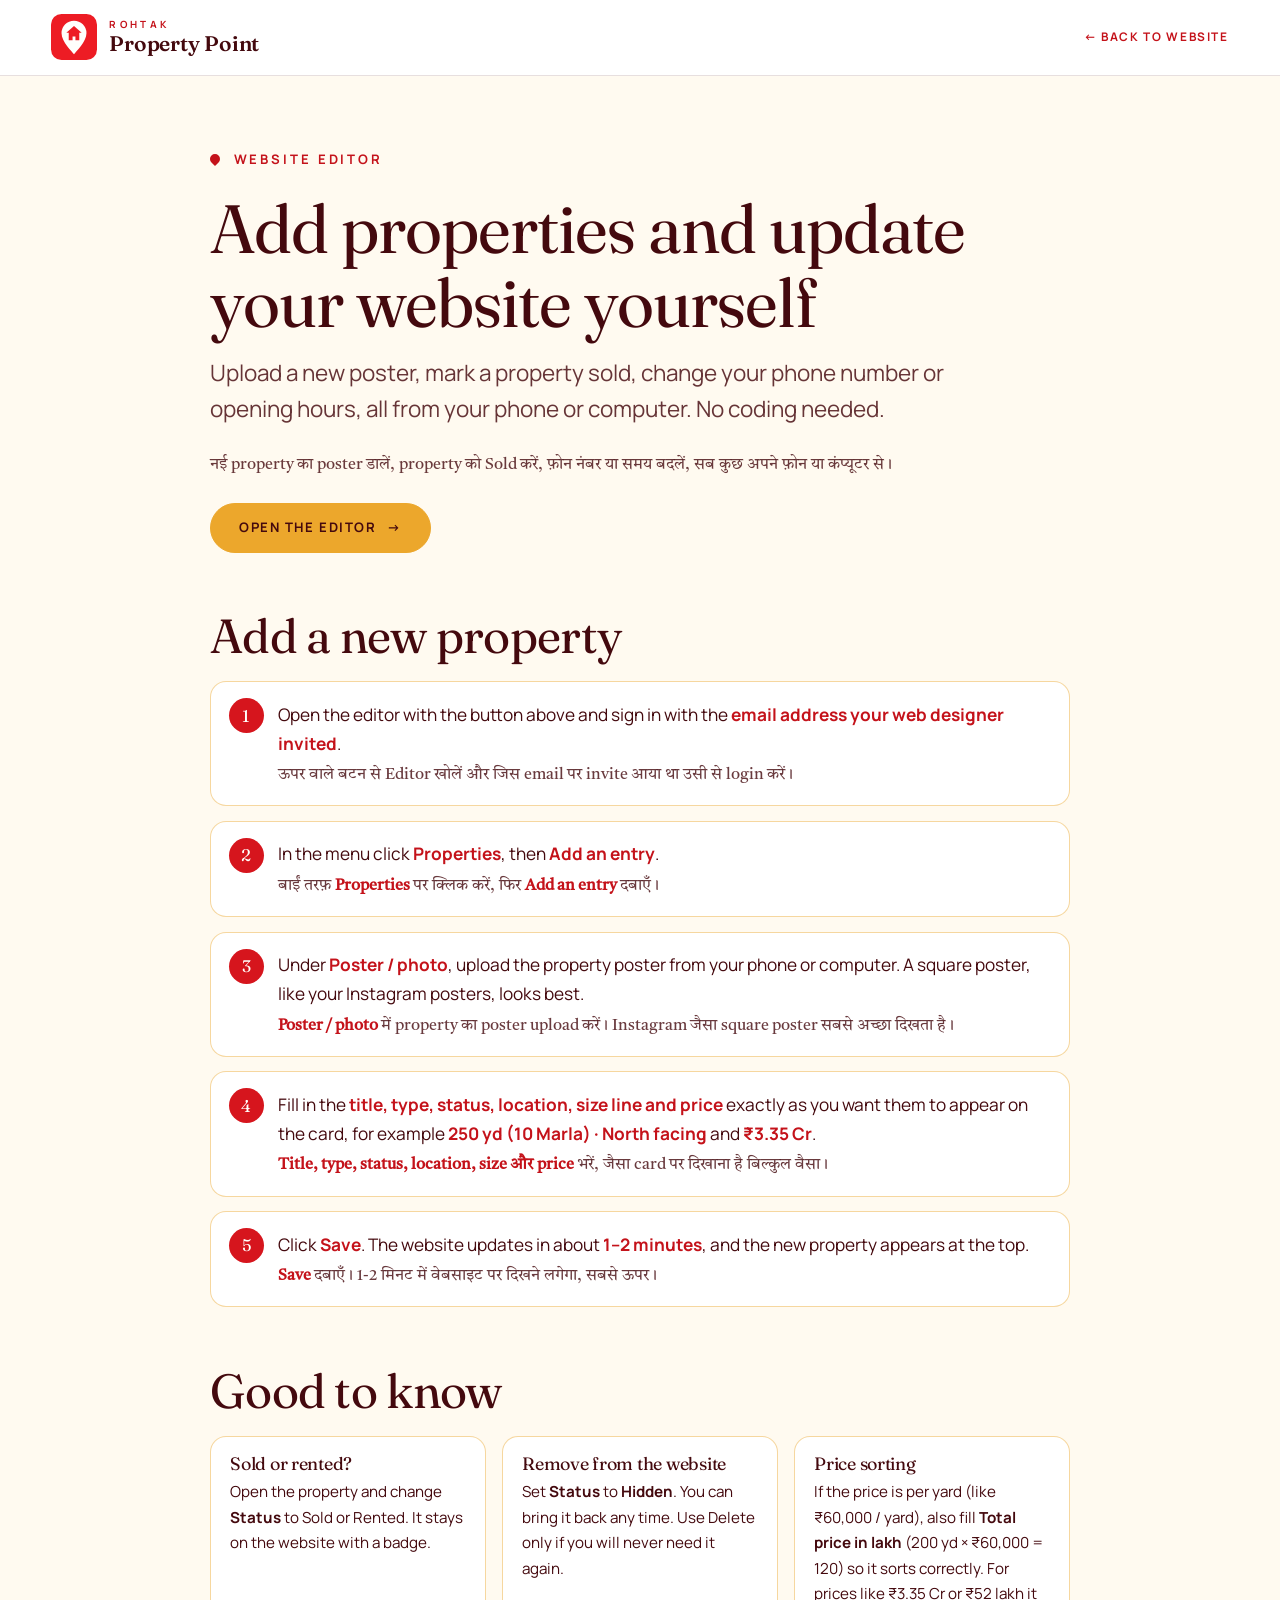
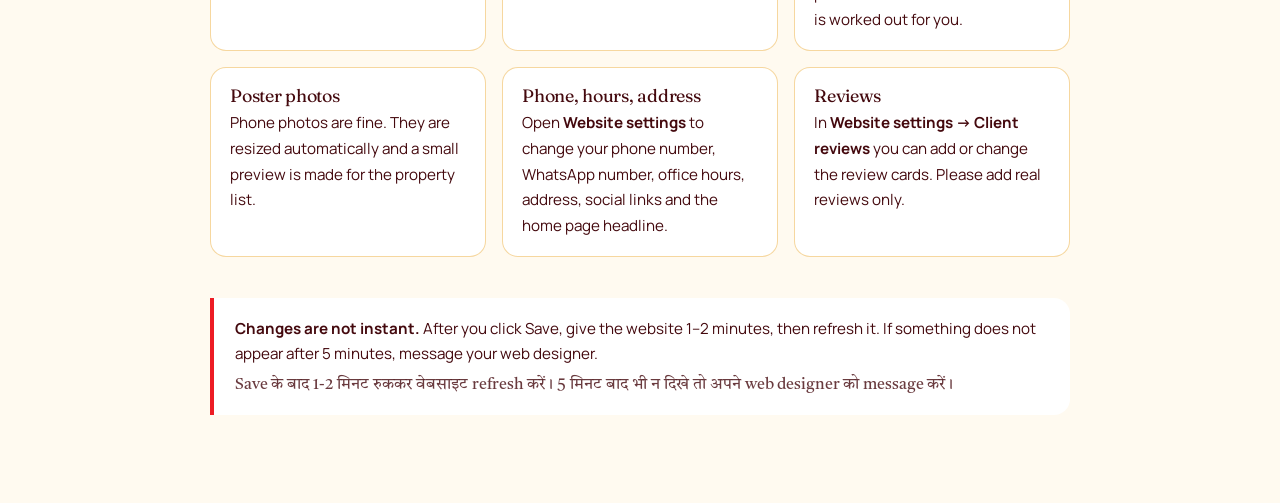
<file: admin.html>
<!DOCTYPE html>
<html lang="en">
<head>
<meta charset="utf-8">
<meta name="viewport" content="width=device-width, initial-scale=1">
<title>Website editor | Rohtak Property Point</title>
<meta name="robots" content="noindex, nofollow">
<meta name="theme-color" content="#ED1C24">
<link rel="icon" href="assets/img/favicon.svg?v=3" type="image/svg+xml">
<link rel="preconnect" href="https://fonts.googleapis.com">
<link rel="preconnect" href="https://fonts.gstatic.com" crossorigin>
<link rel="stylesheet" href="https://fonts.googleapis.com/css2?family=Fraunces:ital,opsz,wght@0,9..144,400;0,9..144,600;1,9..144,400&family=Manrope:wght@400;600;700&family=Tiro+Devanagari+Hindi&display=swap">
<link rel="stylesheet" href="assets/css/site.css">
<style>
  body { background: var(--amber-50); }
  .adm-bar { background: var(--white); border-bottom: 1px solid var(--rule); }
  .adm-bar__in { width: var(--shell); margin-inline: auto; display: flex; align-items: center; justify-content: space-between; gap: 1rem; padding-block: .9rem; }
  .adm-bar .lockup { --city: var(--red-ink); --word: var(--ink); }
  .adm-back { font-size: .74rem; font-weight: 700; letter-spacing: .14em; text-transform: uppercase; color: var(--red-ink); }
  .adm-back:hover { text-decoration: underline; }
  .adm { width: min(860px, 100% - 2 * var(--gutter)); margin-inline: auto; padding-block: clamp(2.4rem, 6vw, 4.5rem) clamp(3rem, 7vw, 5.5rem); }
  .adm h1 { font-size: var(--step-4); margin-bottom: 1rem; }
  .adm h2 { font-size: var(--step-3); margin: clamp(2.4rem, 5vw, 3.6rem) 0 1.2rem; }
  .adm .lede { margin-bottom: 1.6rem; }
  .steps { counter-reset: s; list-style: none; padding: 0; margin: 0; display: grid; gap: .9rem; }
  .steps li { counter-increment: s; position: relative; background: var(--white); border: 1px solid rgba(236,167,44,.45); border-radius: var(--radius); padding: 1.1rem 1.2rem 1.1rem 4.2rem; }
  .steps li::before { content: counter(s); position: absolute; left: 1.1rem; top: 1rem; width: 2.2rem; height: 2.2rem; border-radius: 50%; background: var(--red-600); color: var(--paper); display: grid; place-items: center; font-family: var(--font-display); font-size: 1.05rem; }
  .steps b { color: var(--red-ink); }
  .hi { display: block; margin-top: .35rem; font-family: var(--font-hi); font-size: 1.02rem; line-height: 1.5; color: color-mix(in srgb, var(--ink) 80%, transparent); }
  .hi b { color: var(--red-ink); }
  .tips { display: grid; grid-template-columns: repeat(auto-fit, minmax(250px, 1fr)); gap: 1rem; }
  .tips div { background: var(--white); border: 1px solid rgba(236,167,44,.45); border-radius: var(--radius); padding: 1.1rem 1.2rem; }
  .tips h3 { font-size: 1.12rem; margin-bottom: .35rem; }
  .tips p { margin: 0; font-size: .95rem; }
  .adm-note { margin-top: 2.6rem; padding: 1.1rem 1.3rem; border-left: 4px solid var(--red); background: var(--white); border-radius: 0 var(--radius) var(--radius) 0; font-size: .95rem; }
  .adm-note p { margin: 0; }
  .adm-note .hi { margin-top: .4rem; }
  @media (max-width: 520px) { .steps li { padding-left: 3.6rem; } }
</style>
</head>
<body>

<header class="adm-bar">
  <div class="adm-bar__in">
    <a href="./" class="lockup" aria-label="Rohtak Property Point - back to the website">
      <svg class="lockup__mark" viewBox="0 0 96 96" aria-hidden="true">
        <rect class="badge" width="96" height="96" rx="22"/>
        <path class="pin" fill-rule="evenodd" d="M48 84C44 78 22 58 22 40A26 26 0 1 1 74 40C74 58 52 78 48 84Z M48 25L64 39L59 39L59 55L37 55L37 39L32 39Z M45 55V47H51V55Z"/>
      </svg>
      <span class="lockup__type">
        <span class="lockup__city">Rohtak</span>
        <span class="lockup__word">Property Point</span>
      </span>
    </a>
    <a class="adm-back" href="./">&larr; Back to website</a>
  </div>
</header>

<main class="adm">
  <p class="eyebrow">Website editor</p>
  <h1>Add properties and update your website yourself</h1>
  <p class="lede">Upload a new poster, mark a property sold, change your phone number or opening hours, all from your phone or computer. No coding needed.</p>
  <p class="hi" lang="hi" style="margin-bottom:1.6rem">नई property का poster डालें, property को Sold करें, फ़ोन नंबर या समय बदलें, सब कुछ अपने फ़ोन या कंप्यूटर से।</p>
  <p><a class="btn btn--amber" href="https://app.pagescms.org" target="_blank" rel="noopener">Open the editor <span class="arw" aria-hidden="true">&rarr;</span></a></p>

  <h2>Add a new property</h2>
  <ol class="steps">
    <li>Open the editor with the button above and sign in with the <b>email address your web designer invited</b>.
      <span class="hi" lang="hi">ऊपर वाले बटन से Editor खोलें और जिस email पर invite आया था उसी से login करें।</span></li>
    <li>In the menu click <b>Properties</b>, then <b>Add an entry</b>.
      <span class="hi" lang="hi">बाईं तरफ़ <b>Properties</b> पर क्लिक करें, फिर <b>Add an entry</b> दबाएँ।</span></li>
    <li>Under <b>Poster / photo</b>, upload the property poster from your phone or computer. A square poster, like your Instagram posters, looks best.
      <span class="hi" lang="hi"><b>Poster / photo</b> में property का poster upload करें। Instagram जैसा square poster सबसे अच्छा दिखता है।</span></li>
    <li>Fill in the <b>title, type, status, location, size line and price</b> exactly as you want them to appear on the card, for example <b>250 yd (10 Marla) · North facing</b> and <b>₹3.35 Cr</b>.
      <span class="hi" lang="hi"><b>Title, type, status, location, size और price</b> भरें, जैसा card पर दिखाना है बिल्कुल वैसा।</span></li>
    <li>Click <b>Save</b>. The website updates in about <b>1&ndash;2 minutes</b>, and the new property appears at the top.
      <span class="hi" lang="hi"><b>Save</b> दबाएँ। 1-2 मिनट में वेबसाइट पर दिखने लगेगा, सबसे ऊपर।</span></li>
  </ol>

  <h2>Good to know</h2>
  <div class="tips">
    <div><h3>Sold or rented?</h3><p>Open the property and change <b>Status</b> to Sold or Rented. It stays on the website with a badge.</p></div>
    <div><h3>Remove from the website</h3><p>Set <b>Status</b> to <b>Hidden</b>. You can bring it back any time. Use Delete only if you will never need it again.</p></div>
    <div><h3>Price sorting</h3><p>If the price is per yard (like ₹60,000 / yard), also fill <b>Total price in lakh</b> (200 yd &times; ₹60,000 = 120) so it sorts correctly. For prices like ₹3.35 Cr or ₹52 lakh it is worked out for you.</p></div>
    <div><h3>Poster photos</h3><p>Phone photos are fine. They are resized automatically and a small preview is made for the property list.</p></div>
    <div><h3>Phone, hours, address</h3><p>Open <b>Website settings</b> to change your phone number, WhatsApp number, office hours, address, social links and the home page headline.</p></div>
    <div><h3>Reviews</h3><p>In <b>Website settings &rarr; Client reviews</b> you can add or change the review cards. Please add real reviews only.</p></div>
  </div>

  <div class="adm-note">
    <p><b>Changes are not instant.</b> After you click Save, give the website 1&ndash;2 minutes, then refresh it. If something does not appear after 5 minutes, message your web designer.</p>
    <span class="hi" lang="hi">Save के बाद 1-2 मिनट रुककर वेबसाइट refresh करें। 5 मिनट बाद भी न दिखे तो अपने web designer को message करें।</span>
  </div>
</main>

</body>
</html>
</file>
<file: assets/css/site.css>
/* ==========================================================================
   ROHTAK PROPERTY POINT
   Palette taken from the client's colour sheet (hh.pdf):
     Red       #ED1C24   brand colour — logo, pin, buttons, accents
     Amber     #ECA72C   highlights, lit windows, buttons on dark
     Off-white #FFFFFC   page background, text on dark
   The sheet has no dark colour, so text and the deepest sections use shades of
   the same red (--ink, --deep, --red-900). Nothing outside the red, amber and
   off-white families appears on the page. The whole ramp sits about five steps
   lighter than the first version: surfaces are true reds, not near-black maroon.
   Type: Fraunces (display) · Manrope (UI) · Tiro Devanagari Hindi (Hindi name)
   ========================================================================== */

/* ---- 1. Tokens ---------------------------------------------------------- */
:root {
  /* brand */
  --red:         #ED1C24;
  --amber:       #ECA72C;
  --paper:       #FFFFFC;

  /* red range — 500 is the brand; the rest are shades of it */
  --red-500:     #ED1C24;
  --red-600:     #D6151D;
  --red-700:     #C8141C;
  --red-800:     #A8111A;
  --red-900:     #8A0D13;
  --deep:        #6B0A10;   /* deepest surface: footer, drawer, hero base */
  --ink:         #44090E;   /* text on light — 15:1 on off-white */

  /* amber range */
  --amber-500:   #ECA72C;
  --amber-400:   #F5C768;
  --amber-300:   #FBDFA0;
  --amber-soft:  #FBDFA0;   /* small amber text on the brighter reds (5:1+) */
  --amber-600:   #C98511;   /* stars on white cards — 3.0:1 */
  --amber-100:   #FDF4E1;   /* tint of amber on off-white */
  --amber-50:    #FFFAF0;
  --white:       #FFFFFF;

  /* Red for SMALL TYPE ON LIGHT. Brand red on off-white is 4.3:1 — fine for
     buttons, pins and large type, a hair under AA for 12px labels. This
     shade gives 6.0:1 and still reads as the same red. Buttons with small
     off-white labels use --red-600 (5.2:1) for the same reason. */
  --red-ink:     #C4121A;

  /* semantic */
  --bg:          var(--paper);
  --fg:          var(--ink);
  --rule:        rgba(68, 9, 14, .13);
  --rule-light:  rgba(255, 255, 252, .16);
  --rule-amber:  rgba(236, 167, 44, .5);

  /* type */
  --font-display: 'Fraunces', Georgia, 'Times New Roman', serif;
  --font-ui:      'Manrope', 'Segoe UI', system-ui, -apple-system, sans-serif;
  --font-hi:      'Tiro Devanagari Hindi', 'Nirmala UI', 'Mangal', serif;

  --step--1: clamp(.76rem, .74rem + .1vw, .82rem);
  --step-0:  clamp(1rem, .96rem + .18vw, 1.08rem);
  --step-1:  clamp(1.18rem, 1.1rem + .38vw, 1.42rem);
  --step-2:  clamp(1.5rem, 1.34rem + .8vw, 2.05rem);
  --step-3:  clamp(1.9rem, 1.55rem + 1.8vw, 3rem);
  --step-4:  clamp(2.35rem, 1.7rem + 3.2vw, 4.4rem);
  --step-5:  clamp(2.8rem, 1.6rem + 5.4vw, 6.3rem);

  /* layout */
  --gutter:     clamp(1rem, 4vw, 3.5rem);
  --shell:      min(1240px, 100% - 2 * var(--gutter));
  --shell-wide: min(1480px, 100% - 2 * var(--gutter));
  --section-y:  clamp(4.5rem, 9vw, 9rem);
  --header-h:   84px;
  --radius:     16px;

  --ease:       cubic-bezier(.22, .61, .36, 1);
  --ease-out:   cubic-bezier(.16, 1, .3, 1);
}

/* ---- 2. Reset ----------------------------------------------------------- */
*, *::before, *::after { box-sizing: border-box; }
html { -webkit-text-size-adjust: 100%; scroll-behavior: smooth; }
@media (prefers-reduced-motion: reduce) { html { scroll-behavior: auto; } }

body {
  margin: 0;
  background: var(--bg);
  color: var(--fg);
  font-family: var(--font-ui);
  font-size: var(--step-0);
  line-height: 1.68;
  -webkit-font-smoothing: antialiased;
  overflow-x: hidden;
}
body.is-locked { overflow: hidden; }

img, svg, video, iframe { display: block; max-width: 100%; }
img { height: auto; }
button, input, select, textarea { font: inherit; color: inherit; }
a { color: inherit; text-decoration: none; }
[hidden] { display: none !important; }

h1, h2, h3, h4 {
  font-family: var(--font-display);
  font-weight: 400;
  line-height: 1.08;
  letter-spacing: -.015em;
  margin: 0;
  text-wrap: balance;
}

::selection { background: var(--amber); color: var(--ink); }

/* red outline on light surfaces, amber on the dark ones */
:focus-visible {
  outline: 2px solid var(--focus, var(--red-600));
  outline-offset: 3px;
  border-radius: 4px;
}
.hero, .services, .why, .sell, .footer, .drawer, .mbar { --focus: var(--amber); }

.sr {
  position: absolute; width: 1px; height: 1px; margin: -1px; padding: 0;
  overflow: hidden; clip: rect(0 0 0 0); white-space: nowrap; border: 0;
}

/* ---- 3. Primitives ------------------------------------------------------ */
.shell      { width: var(--shell); margin-inline: auto; }
.shell-wide { width: var(--shell-wide); margin-inline: auto; }
.section    { padding-block: var(--section-y); position: relative; }

.ticker.is-idle .ticker__track,
.seal.is-idle svg:first-child { animation-play-state: paused; }

.eyebrow {
  font-family: var(--font-ui);
  font-size: var(--step--1);
  font-weight: 700;
  letter-spacing: .22em;
  text-transform: uppercase;
  color: var(--red-ink);
  margin: 0 0 1.4rem;
  display: flex;
  align-items: center;
  gap: .85rem;
}
.eyebrow::before {
  content: "";
  width: 10px; height: 10px;
  flex: none;
  border-radius: 50% 50% 50% 0;
  transform: rotate(-45deg);
  background: currentColor;
}
.why .eyebrow,
.sell .eyebrow { color: var(--amber); }
/* the hero and services reds are brighter now: use the softer amber for small text */
.hero .eyebrow,
.services .eyebrow { color: var(--amber-soft); }

.lede {
  font-size: var(--step-1);
  line-height: 1.6;
  max-width: 58ch;
  margin: 0;
  color: inherit;
  color: color-mix(in srgb, currentColor 82%, transparent);
}

.script {
  font-family: var(--font-display);
  font-style: italic;
  color: var(--red-ink);
}
.hero .script, .services .script, .why .script, .sell .script { color: var(--amber); }

.stars { color: var(--amber-600); letter-spacing: .12em; }

/* ---- 4. Buttons --------------------------------------------------------- */
.btn {
  --btn-fg: var(--paper);
  --btn-bg: var(--red-600);
  --btn-fill: var(--amber);
  --btn-fill-fg: var(--ink);
  display: inline-flex;
  align-items: center;
  justify-content: center;
  gap: .65rem;
  padding: 1rem 1.75rem;
  font-size: var(--step--1);
  font-weight: 700;
  letter-spacing: .12em;
  text-transform: uppercase;
  line-height: 1.2;
  color: var(--btn-fg);
  background: var(--btn-bg);
  border: 1.5px solid var(--btn-bg);
  border-radius: 999px;
  cursor: pointer;
  position: relative;
  overflow: hidden;
  isolation: isolate;
  white-space: nowrap;
  transition: color .45s var(--ease), border-color .45s var(--ease), transform .3s var(--ease);
}
.btn::after {
  content: "";
  position: absolute;
  inset: 0;
  background: var(--btn-fill);
  transform: translateY(101%);
  transition: transform .45s var(--ease-out);
  z-index: -1;
}
.btn:hover::after, .btn:focus-visible::after { transform: translateY(0); }
.btn:hover, .btn:focus-visible { color: var(--btn-fill-fg); border-color: var(--btn-fill); }
.btn:active { transform: translateY(1px); }
.btn .arw { transition: transform .35s var(--ease); }
.btn:hover .arw { transform: translateX(4px); }
.btn .ico { width: 16px; height: 16px; fill: currentColor; flex: none; }

/* amber button for the dark sections */
.btn--amber { --btn-bg: var(--amber); --btn-fg: var(--ink); --btn-fill: var(--paper); }
.btn--ghost { --btn-bg: transparent; --btn-fg: currentColor; border-color: currentColor; }
.btn--line  { --btn-bg: transparent; --btn-fg: var(--ink); border-color: rgba(68,9,14,.3); --btn-fill: var(--ink); --btn-fill-fg: var(--paper); }
.btn--sm    { padding: .72rem 1.2rem; font-size: .7rem; }

/* text link with sliding underline */
.link-u {
  display: inline-flex;
  align-items: center;
  gap: .5rem;
  font-size: var(--step--1);
  font-weight: 700;
  letter-spacing: .14em;
  text-transform: uppercase;
  color: var(--red-ink);
  padding-bottom: .3rem;
  background-image: linear-gradient(currentColor, currentColor);
  background-size: 100% 1.5px;
  background-repeat: no-repeat;
  background-position: 0 100%;
  transition: background-size .45s var(--ease-out), color .3s var(--ease);
}
.link-u:hover { background-size: 0% 1.5px; }
.drawer .link-u { color: var(--amber); }

/* ---- 5. Logo lockup ----------------------------------------------------- */
.lockup { display: inline-flex; align-items: center; gap: .75rem; }
.lockup__mark { width: 46px; height: 46px; flex: none; }
.lockup__mark .badge { fill: var(--red); }
.lockup__mark .pin   { fill: var(--paper); }
.lockup__type { display: grid; gap: .2rem; line-height: 1; }
.lockup__city {
  font-family: var(--font-ui);
  font-weight: 700;
  font-size: .62rem;
  letter-spacing: .34em;
  text-transform: uppercase;
  color: var(--city, var(--red-ink));
  transition: color .4s var(--ease);
}
.lockup__word {
  font-family: var(--font-display);
  font-weight: 600;
  font-size: 1.32rem;
  letter-spacing: -.01em;
  color: var(--word, var(--ink));
  white-space: nowrap;
  transition: color .4s var(--ease);
}
.lockup--footer { --city: var(--amber); --word: var(--paper); }

/* ---- 6. Header ---------------------------------------------------------- */
.header {
  position: fixed;
  inset: 0 0 auto;
  z-index: 90;
  height: var(--header-h);
  display: flex;
  align-items: center;
  border-bottom: 1px solid transparent;
  transition: background .5s var(--ease), height .5s var(--ease), border-color .5s var(--ease);
}
.header__in {
  width: var(--shell-wide);
  margin-inline: auto;
  display: flex;
  align-items: center;
  justify-content: space-between;
  gap: 1.5rem;
}
.header--over { --city: var(--amber); --word: var(--paper); }
.header--over .nav__link { color: rgba(255, 255, 252, .92); }

.header.is-stuck {
  height: 70px;
  background: rgba(255, 255, 252, .96);
  backdrop-filter: blur(14px) saturate(150%);
  -webkit-backdrop-filter: blur(14px) saturate(150%);
  border-bottom-color: var(--rule);
}
@media (max-width: 900px) {
  .header.is-stuck { background: var(--paper); backdrop-filter: none; -webkit-backdrop-filter: none; }
}
.header.is-stuck .nav__link { color: var(--ink); }

.nav { display: flex; align-items: center; gap: clamp(1rem, 2.2vw, 2.3rem); }
.nav__link {
  position: relative;
  font-size: var(--step--1);
  font-weight: 700;
  letter-spacing: .14em;
  text-transform: uppercase;
  padding: .45rem 0;
  transition: color .35s var(--ease);
}
.nav__link::after {
  content: "";
  position: absolute;
  left: 0; bottom: 0;
  width: 100%; height: 1.5px;
  background: var(--amber);
  transform: scaleX(0);
  transform-origin: right;
  transition: transform .45s var(--ease-out);
}
.nav__link:hover::after, .nav__link.is-active::after { transform: scaleX(1); transform-origin: left; }
.header--over .nav__link:hover, .header--over .nav__link.is-active { color: var(--amber-400); }
.header.is-stuck .nav__link:hover, .header.is-stuck .nav__link.is-active { color: var(--red-ink); }
.header.is-stuck .nav__link::after { background: var(--red); }

.header__cta { --btn-bg: var(--amber); --btn-fg: var(--ink); --btn-fill: var(--paper); padding: .8rem 1.3rem; letter-spacing: .08em; }
.header.is-stuck .header__cta { --btn-bg: var(--red-600); --btn-fg: var(--paper); --btn-fill: var(--amber); }

/* burger */
.burger {
  display: none;
  width: 46px; height: 46px;
  align-items: center; justify-content: center;
  background: none;
  border: 1.5px solid currentColor;
  border-radius: 50%;
  cursor: pointer;
  color: var(--ink);
  transition: color .4s var(--ease);
}
/* backed by a dark disc: the photo can sit right behind this button */
.header--over .burger { color: var(--paper); background: rgba(68,9,14,.5); }
.header.is-stuck .burger { color: var(--ink); }
.burger span {
  display: block; position: relative;
  width: 18px; height: 1.5px; background: currentColor;
  transition: background .25s var(--ease);
}
.burger span::before, .burger span::after {
  content: ""; position: absolute; left: 0;
  width: 18px; height: 1.5px; background: currentColor;
  transition: transform .35s var(--ease-out);
}
.burger span::before { top: -6px; }
.burger span::after  { top: 6px; }
.burger[aria-expanded="true"] span { background: transparent; }
.burger[aria-expanded="true"] span::before { transform: translateY(6px) rotate(45deg); }
.burger[aria-expanded="true"] span::after  { transform: translateY(-6px) rotate(-45deg); }
/* the drawer is dark whatever the scroll position, so the header must read light over it */
body.is-locked .burger { color: var(--paper); }
body.is-locked .header { background: transparent; border-bottom-color: transparent; backdrop-filter: none; -webkit-backdrop-filter: none; --city: var(--amber); --word: var(--paper); }

/* mobile drawer */
.drawer {
  position: fixed;
  inset: 0;
  z-index: 89;
  background: var(--deep);
  display: grid;
  align-content: center;
  align-content: safe center;
  overflow-y: auto;
  overscroll-behavior: contain;
  padding: 6rem var(--gutter) 3rem;
  clip-path: inset(0 0 100% 0);
  transition: clip-path .65s var(--ease-out);
  pointer-events: none;
}
.drawer.is-open { clip-path: inset(0 0 0 0); pointer-events: auto; }
.drawer__list { display: grid; gap: .1rem; }
.drawer__link {
  display: flex;
  align-items: baseline;
  gap: 1.1rem;
  padding: .8rem 0;
  border-bottom: 1px solid var(--rule-light);
  font-family: var(--font-display);
  font-size: clamp(1.6rem, 7.4vw, 2.5rem);
  color: var(--paper);
}
.drawer__link i {
  font-family: var(--font-ui);
  font-style: normal;
  font-size: .7rem;
  font-weight: 700;
  letter-spacing: .2em;
  color: var(--amber);
}
.drawer__foot { margin-top: 2.4rem; display: grid; gap: 1.1rem; justify-items: start; }
.drawer__hi { margin: .6rem 0 0; font-family: var(--font-hi); font-size: 1.3rem; color: rgba(255, 255, 252, .62); }
@media (max-height: 760px) {
  .drawer { padding-top: 5rem; padding-bottom: 2rem; }
  .drawer__link { padding: .55rem 0; font-size: clamp(1.4rem, 6vw, 2.05rem); }
  .drawer__foot { margin-top: 1.6rem; }
}

/* ---- 7. Hero ------------------------------------------------------------ */
.hero {
  position: relative;
  min-height: 100vh;
  min-height: 100svh;
  display: grid;
  align-items: end;
  background: linear-gradient(100deg, var(--deep) 0%, var(--red-900) 42%, var(--red-800) 100%);
  color: var(--paper);
  overflow: hidden;
  isolation: isolate;
}
.hero__bg { position: absolute; inset: 0; z-index: -2; }

/* The office photo fills the right of the hero and fades into the red on its
   left edge. A red screen-blend lifts the black night sky to brand red while
   the lights stay bright, so the photo reads as part of the palette. */
.hero__photo {
  position: absolute;
  top: 0; right: 0; bottom: 0;
  width: min(58%, 900px);
  overflow: hidden;
  isolation: isolate;
  -webkit-mask-image: linear-gradient(90deg, transparent 0, #000 40%);
          mask-image: linear-gradient(90deg, transparent 0, #000 40%);
}
.hero__photo img {
  width: 100%; height: 100%;
  object-fit: cover;
  object-position: 50% 75%;   /* keeps the gate sign in frame */
  transform-origin: 60% 40%;
  animation: herosettle 2.6s var(--ease-out) both;
}
.hero__photo::after {
  content: "";
  position: absolute; inset: 0;
  background: linear-gradient(180deg, rgba(214,21,29,.92) 0%, rgba(214,21,29,.55) 42%, rgba(214,21,29,.18) 100%);
  mix-blend-mode: screen;
  pointer-events: none;
}
@keyframes herosettle { from { transform: scale(1.07); } to { transform: scale(1); } }

/* a touch of shade on the left (copy) and at the top (nav) so off-white text
   keeps at least 5:1 against the red */
.hero::after {
  content: "";
  position: absolute; inset: 0; z-index: -1;
  background:
    linear-gradient(90deg, rgba(90,9,13,.5) 0%, rgba(90,9,13,.22) 40%, rgba(90,9,13,0) 62%),
    linear-gradient(180deg, rgba(90,9,13,.6) 0, rgba(90,9,13,0) 130px, rgba(90,9,13,0) 72%, rgba(107,10,16,.75) 100%);
}

.hero__caption {
  position: absolute;
  right: var(--gutter);
  bottom: clamp(10.5rem, 24vh, 14rem);
  z-index: 1;
  display: flex; align-items: center; gap: .7rem;
  margin: 0;
  padding: .65rem 1.15rem .65rem .85rem;
  border: 1px solid var(--rule-amber);
  border-radius: 999px;
  background: rgba(90,9,13,.66);
  backdrop-filter: blur(8px);
  -webkit-backdrop-filter: blur(8px);
  font-size: .84rem; line-height: 1.3;
  color: rgba(255,255,252,.94);
}
.hero__caption svg { width: 20px; height: 20px; flex: none; fill: var(--amber); }
.hero__caption b {
  display: block;
  font-size: .62rem; font-weight: 700; letter-spacing: .2em; text-transform: uppercase;
  color: var(--amber-soft);
}
.hero__in {
  width: var(--shell-wide);
  margin-inline: auto;
  padding-block: clamp(7rem, 16vh, 10rem) clamp(3.5rem, 9vh, 6rem);
}
.hero h1 {
  font-size: clamp(2.6rem, 1.4rem + 4.6vw, 5.4rem);
  max-width: 15ch;
  margin-bottom: 1.5rem;
  color: var(--paper);
}
.hero h1 em { font-style: italic; color: var(--amber); }
.hero__sub { max-width: 46ch; margin: 0; color: rgba(255,255,252,.92); font-size: var(--step-1); line-height: 1.55; }
.hero__actions { display: flex; flex-wrap: wrap; gap: .9rem; margin-top: 2.4rem; }

.rating {
  display: inline-flex;
  align-items: center;
  gap: .7rem;
  margin-top: 2rem;
  padding: .55rem 1.1rem .55rem .9rem;
  border: 1px solid var(--rule-amber);
  border-radius: 999px;
  font-size: .82rem;
  letter-spacing: .04em;
  color: rgba(255,255,252,.92);
  background: rgba(90,9,13,.6);
  transition: border-color .35s var(--ease), background .35s var(--ease);
}
.rating .stars { color: var(--amber); font-size: .95rem; }
.rating b { color: var(--paper); }
.rating:hover { border-color: var(--amber); background: rgba(236,167,44,.16); }

.hero__scroll {
  position: absolute;
  right: var(--gutter);
  bottom: clamp(2rem, 6vh, 4rem);
  display: grid;
  justify-items: center;
  gap: .9rem;
  font-size: .62rem;
  font-weight: 700;
  letter-spacing: .3em;
  text-transform: uppercase;
  color: rgba(255,255,252,.7);
}
.hero__scroll i { display: block; width: 1px; height: 56px; background: rgba(255,255,252,.26); position: relative; overflow: hidden; }
.hero__scroll i::after {
  content: ""; position: absolute; inset: 0;
  background: var(--amber);
  animation: scrollcue 2.4s var(--ease) infinite;
}
@keyframes scrollcue { 0% { transform: translateY(-100%); } 60%,100% { transform: translateY(100%); } }

/* marquee strip — amber under the red hero */
.ticker {
  background: var(--amber);
  color: var(--ink);
  overflow: hidden;
  padding-block: .95rem;
}
.ticker__track {
  display: flex;
  gap: 3.2rem;
  width: max-content;
  animation: ticker 36s linear infinite;
  font-size: var(--step--1);
  font-weight: 700;
  letter-spacing: .2em;
  text-transform: uppercase;
}
.ticker__track span { display: inline-flex; align-items: center; gap: 3.2rem; }
.ticker__track span::after { content: "◆"; color: var(--red-700); font-size: .55em; letter-spacing: 0; }
.ticker:hover .ticker__track { animation-play-state: paused; }
@keyframes ticker { to { transform: translateX(-50%); } }

/* ---- 8. Quick finder ---------------------------------------------------- */
.finder { background: var(--amber-100); padding-block: clamp(3.2rem, 6.5vw, 5.5rem); }
.finder .eyebrow { margin-bottom: 1rem; }
.finder__line {
  margin: 0;
  font-family: var(--font-display);
  font-size: var(--step-3);
  line-height: 1.55;
  letter-spacing: -.01em;
  color: var(--ink);
}
.finder__line > span, .finder__budget > span { margin-right: .28em; }
.finder__budget { display: inline; }
.finder__line select,
.finder__line input {
  font-family: var(--font-display);
  font-style: italic;
  font-size: inherit;
  line-height: 1.2;
  color: var(--red-ink);
  background-color: transparent;
  border: 0;
  border-bottom: 2px solid var(--red);
  border-radius: 0;
  padding: 0 .1em .05em;
  margin-right: .28em;
  cursor: pointer;
  field-sizing: content;
  transition: border-color .3s var(--ease), background-color .3s var(--ease);
}
.finder__line select {
  -webkit-appearance: none;
  appearance: none;
  padding-right: 1.05em;
  background-image: url("data:image/svg+xml,%3Csvg xmlns='http://www.w3.org/2000/svg' viewBox='0 0 12 8'%3E%3Cpath d='M1 1l5 5 5-5' fill='none' stroke='%23C4121A' stroke-width='1.8'/%3E%3C/svg%3E");
  background-repeat: no-repeat;
  background-position: right .1em center;
  background-size: .5em auto;
}
.finder__line select option { font-style: normal; color: var(--ink); }
.finder__line input { width: 6.4em; cursor: text; }
@supports (field-sizing: content) {
  .finder__line input { width: auto; min-width: 3ch; }
}
.finder__line input::placeholder { color: var(--red-ink); opacity: .6; }
.finder__line select:hover, .finder__line input:hover,
.finder__line select:focus, .finder__line input:focus { background-color: rgba(237,28,36,.08); outline: none; border-bottom-color: var(--ink); }
.finder__go { display: flex; flex-wrap: wrap; align-items: center; gap: 1rem 1.6rem; margin-top: 2rem; }
.finder__note { font-size: .86rem; color: color-mix(in srgb, var(--ink) 80%, transparent); }
.finder__note a { font-weight: 700; color: var(--red-ink); border-bottom: 1px solid currentColor; white-space: nowrap; }

/* ---- 9. Statement / pillars -------------------------------------------- */
.statement { display: grid; gap: clamp(2.5rem, 5vw, 4.5rem); grid-template-columns: minmax(0, .95fr) minmax(0, 1.05fr); align-items: end; }
.statement__head h2 { font-size: var(--step-4); }
.statement__hi { margin: 1.2rem 0 0; font-family: var(--font-hi); font-size: var(--step-2); color: var(--red-ink); line-height: 1.3; }
.statement__body { display: grid; gap: 1.4rem; }
.statement__body em { font-style: italic; font-family: var(--font-display); color: var(--red-ink); }

.pillars {
  grid-column: 1 / -1;
  display: grid;
  grid-template-columns: repeat(auto-fit, minmax(min(100%, 220px), 1fr));
  border-top: 1px solid var(--rule);
}
.pillar {
  padding: 2.2rem 1.6rem 2.2rem 0;
  border-bottom: 1px solid var(--rule);
  position: relative;
}
.pillar + .pillar { padding-left: clamp(1.2rem, 2.6vw, 2.4rem); }
.pillar + .pillar::before {
  content: "";
  position: absolute; left: 0; top: 2.2rem; bottom: 2.2rem;
  width: 1px; background: var(--rule);
}
.pillar h3 { font-size: var(--step-2); margin-bottom: .4rem; }
.pillar p {
  margin: 0;
  font-size: var(--step--1);
  font-weight: 700;
  letter-spacing: .16em;
  text-transform: uppercase;
  color: var(--red-ink);
}

/* ---- 10. Services ------------------------------------------------------- */
.services { background: linear-gradient(160deg, var(--red-700) 0%, var(--red-800) 100%); color: var(--paper); overflow: hidden; }
.services::before {
  content: "";
  position: absolute; inset: 0;
  background:
    radial-gradient(60% 55% at 6% 0%, rgba(237,28,36,.55), transparent 64%),
    radial-gradient(50% 55% at 100% 100%, rgba(236,167,44,.2), transparent 62%);
  pointer-events: none;
}
.services > * { position: relative; }
.services__top {
  display: grid;
  gap: clamp(2rem, 4vw, 4rem);
  grid-template-columns: minmax(0, 1.05fr) minmax(0, .95fr);
  align-items: end;
  padding-bottom: clamp(2.8rem, 5.5vw, 4.5rem);
}
.services__top h2 { font-size: var(--step-4); max-width: 14ch; }

.services__grid {
  display: grid;
  grid-template-columns: repeat(auto-fit, minmax(min(100%, 300px), 1fr));
  gap: clamp(.9rem, 1.6vw, 1.4rem);
}
.scard {
  position: relative;
  display: grid;
  gap: .8rem;
  align-content: start;
  padding: clamp(1.6rem, 2.8vw, 2.4rem);
  border: 1px solid var(--rule-light);
  border-radius: var(--radius);
  background: rgba(255,255,252,.05);
  transition: border-color .45s var(--ease), background .45s var(--ease), transform .45s var(--ease-out);
}
.scard:hover { border-color: var(--rule-amber); background: rgba(236,167,44,.1); transform: translateY(-4px); }
.scard__ico {
  width: 38px; height: 38px;
  fill: none; stroke: var(--amber); stroke-width: 1.6; stroke-linecap: round; stroke-linejoin: round;
  margin-bottom: .4rem;
}
.scard__n {
  position: absolute; top: clamp(1.4rem, 2.6vw, 2.2rem); right: clamp(1.4rem, 2.6vw, 2.2rem);
  font-family: var(--font-display);
  font-size: var(--step-1);
  color: rgba(255,255,252,.38);
  line-height: 1;
}
.scard h3 { font-size: var(--step-1); }
.scard p { margin: 0; color: rgba(255,255,252,.84); font-size: .96rem; }
.scard__cta {
  margin-top: .4rem;
  justify-self: start;
  font-size: .72rem; font-weight: 700; letter-spacing: .14em; text-transform: uppercase;
  color: var(--amber-soft);
  display: inline-flex; gap: .45rem;
  transition: gap .35s var(--ease), color .3s var(--ease);
}
.scard__cta:hover { gap: .8rem; color: var(--paper); }

/* how a deal moves */
.steps { margin-top: clamp(3.5rem, 7vw, 5.5rem); }
.steps__title {
  font-family: var(--font-ui);
  font-size: var(--step--1); font-weight: 700; letter-spacing: .22em; text-transform: uppercase;
  color: rgba(255,255,252,.78);
  margin-bottom: 1.6rem;
}
.steps__list {
  list-style: none; margin: 0; padding: 0;
  display: grid;
  grid-template-columns: repeat(5, minmax(0, 1fr));
  position: relative;
}
.steps__list::before {
  content: "";
  position: absolute; left: 23px; right: 10%; top: 23px;
  height: 1px;
  background: linear-gradient(90deg, var(--amber), rgba(236,167,44,.18));
}
.steps__list li { display: grid; gap: .9rem; justify-items: start; padding-right: 1rem; position: relative; }
.steps__list b {
  width: 46px; height: 46px;
  display: grid; place-items: center;
  border-radius: 50%;
  border: 1px solid var(--amber);
  background: var(--red-800);
  font-family: var(--font-display); font-weight: 400; font-size: 1rem;
  color: var(--amber-soft);
}
.steps__list li:last-child b { background: var(--amber); color: var(--ink); }
.steps__list span { font-family: var(--font-display); font-size: var(--step-1); line-height: 1.2; }

/* ---- 11. Listings ------------------------------------------------------- */
.listings { background: var(--amber-50); }
.listings__head {
  display: flex;
  flex-wrap: wrap;
  align-items: flex-end;
  justify-content: space-between;
  gap: 1.6rem 2rem;
  margin-bottom: clamp(2rem, 4vw, 3.2rem);
}
.listings__head h2 { font-size: var(--step-4); }

.filters { display: flex; flex-wrap: wrap; gap: .5rem; }
.filter {
  padding: .6rem 1.15rem;
  font-size: .7rem;
  font-weight: 700;
  letter-spacing: .14em;
  text-transform: uppercase;
  background: transparent;
  border: 1.5px solid rgba(68,9,14,.2);
  border-radius: 999px;
  cursor: pointer;
  transition: background .35s var(--ease), border-color .35s var(--ease), color .35s var(--ease);
}
.filter:hover { border-color: var(--red); color: var(--red-ink); }
.filter.is-active { background: var(--red-600); border-color: var(--red-600); color: var(--paper); }
.filter__n { opacity: .65; font-weight: 600; margin-left: .25em; }

.lgrid {
  display: grid;
  grid-template-columns: repeat(auto-fill, minmax(min(100%, 330px), 1fr));
  gap: clamp(1rem, 1.8vw, 1.6rem);
}
.lgrid__empty { margin: 1rem 0 0; color: color-mix(in srgb, var(--ink) 80%, transparent); }
.lgrid__empty a { color: var(--red-ink); font-weight: 700; border-bottom: 1px solid currentColor; }

.lcard {
  display: flex;
  flex-direction: column;
  background: var(--white);
  border-radius: var(--radius);
  overflow: hidden;
  box-shadow: 0 1px 2px rgba(68,9,14,.07), 0 14px 34px -18px rgba(90,9,13,.35);
  transition: transform .5s var(--ease-out), box-shadow .5s var(--ease);
}
.lcard:hover { transform: translateY(-5px); box-shadow: 0 1px 2px rgba(68,9,14,.07), 0 26px 50px -22px rgba(90,9,13,.5); }
.lcard.is-hidden { display: none; }
.lcard__media {
  position: relative;
  display: block;
  width: 100%;
  aspect-ratio: 1 / 1;   /* the posters are square */
  padding: 0; border: 0;
  background: var(--red-900);
  cursor: pointer;
  overflow: hidden;
}
.lcard__media img { width: 100%; height: 100%; object-fit: cover; transition: transform 1.1s var(--ease-out); }
.lcard:hover .lcard__media img { transform: scale(1.05); }
.lcard__status {
  position: absolute; top: 1rem; left: 1rem;
  padding: .38rem .8rem;
  border-radius: 999px;
  font-size: .64rem; font-weight: 700; letter-spacing: .16em; text-transform: uppercase;
  background: var(--amber); color: var(--ink);
}
.lcard__status--rent { background: var(--paper); }
.lcard__status--done { background: var(--deep); color: var(--paper); }
/* flex column so size/price and the buttons line up across a row even when
   one title wraps to two lines */
.lcard__body { display: flex; flex-direction: column; gap: .5rem; padding: 1.3rem 1.4rem 1.45rem; flex: 1; }
.lcard__tag { font-size: .64rem; font-weight: 700; letter-spacing: .2em; text-transform: uppercase; color: var(--red-ink); }
.lcard__title { font-size: var(--step-2); line-height: 1.12; }
.lcard__loc { display: flex; align-items: center; gap: .45rem; margin: 0; font-size: .92rem; color: color-mix(in srgb, var(--ink) 82%, transparent); }
.lcard__loc svg { width: 14px; height: 14px; flex: none; fill: var(--red); }
.lcard__facts {
  display: flex; flex-wrap: wrap; justify-content: space-between; gap: .4rem 1rem;
  margin: auto 0 0; padding-top: .85rem;
  border-top: 1px solid var(--rule);
  font-size: .86rem;
}
.lcard__facts span:last-child { font-weight: 700; }
.lcard__actions { display: flex; gap: .6rem; margin-top: .9rem; }
.lcard__actions .btn { flex: 1; }

.listings__more {
  margin: clamp(2rem, 4vw, 3rem) 0 0;
  display: flex; flex-wrap: wrap; align-items: center; gap: .6rem 1.4rem;
  color: color-mix(in srgb, var(--ink) 82%, transparent);
}

/* ---- 12. Why us --------------------------------------------------------- */
.why { background: var(--red-900); color: var(--paper); }
.why__head { display: grid; gap: 1.3rem; max-width: 62ch; margin-bottom: clamp(2.6rem, 5vw, 4.2rem); }
.why__head h2 { font-size: var(--step-4); }

.why__list { border-top: 1px solid var(--rule-light); }
.whyrow {
  display: grid;
  grid-template-columns: 5.5rem minmax(0, 1fr) minmax(0, 1.15fr);
  gap: clamp(1rem, 3vw, 2.6rem);
  align-items: start;
  padding: clamp(1.6rem, 3vw, 2.4rem) 0;
  border-bottom: 1px solid var(--rule-light);
  position: relative;
  transition: padding-left .5s var(--ease-out);
}
.whyrow::before {
  content: "";
  position: absolute; left: 0; top: 0; bottom: 0;
  width: 2px; background: var(--amber);
  transform: scaleY(0); transform-origin: top;
  transition: transform .55s var(--ease-out);
}
.whyrow:hover { padding-left: 1.4rem; }
.whyrow:hover::before { transform: scaleY(1); }
.whyrow__n { font-family: var(--font-display); font-size: var(--step-2); color: var(--amber); line-height: 1; }
.whyrow h3 { font-size: var(--step-2); }
.whyrow p { margin: 0; color: rgba(255,255,252,.78); }

.assure {
  margin-top: clamp(2.6rem, 5vw, 4rem);
  display: grid;
  grid-template-columns: repeat(4, minmax(0, 1fr));
  gap: 1px;
  background: var(--rule-light);
  border: 1px solid var(--rule-light);
  border-radius: var(--radius);
  overflow: hidden;
}
.assure__item { background: var(--red-900); padding: clamp(1.4rem, 3vw, 2.2rem); display: grid; gap: .45rem; }
.assure__n { font-family: var(--font-display); font-size: var(--step-3); color: var(--paper); line-height: 1; }
.assure__item span:last-child {
  font-size: .68rem; font-weight: 700; letter-spacing: .18em; text-transform: uppercase;
  color: var(--amber-400);
}

/* ---- 13. Reviews -------------------------------------------------------- */
.reviews { background: var(--amber-100); }
.reviews__head {
  display: grid;
  grid-template-columns: auto minmax(0, 1fr);
  gap: clamp(2rem, 5vw, 5rem);
  align-items: center;
  margin-bottom: clamp(2.6rem, 5vw, 4rem);
}
.reviews__score {
  display: grid; justify-items: center; gap: .35rem;
  padding: clamp(1.6rem, 3vw, 2.4rem) clamp(1.8rem, 3.4vw, 2.8rem);
  border-radius: 999px 999px var(--radius) var(--radius);
  background: var(--deep);
  box-shadow: 0 24px 44px -26px rgba(90,9,13,.7);
  text-align: center;
}
.reviews__score strong { font-family: var(--font-display); font-weight: 400; font-size: var(--step-5); line-height: .95; color: var(--paper); }
.reviews__score .stars { font-size: 1.25rem; color: var(--amber); }
.reviews__count { font-size: .7rem; font-weight: 700; letter-spacing: .16em; text-transform: uppercase; color: var(--amber-400); }
.reviews__head h2 { font-size: var(--step-3); line-height: 1.15; max-width: 24ch; }
.reviews__by { margin: 1rem 0 0; font-size: .82rem; font-weight: 700; letter-spacing: .12em; text-transform: uppercase; color: var(--red-ink); }

.rgrid { columns: 4 230px; column-gap: clamp(.9rem, 1.6vw, 1.3rem); }
.rcard {
  break-inside: avoid;
  margin: 0 0 clamp(.9rem, 1.6vw, 1.3rem);
  padding: 1.4rem 1.4rem 1.3rem;
  background: var(--paper);
  border: 1px solid rgba(236,167,44,.4);
  border-radius: var(--radius);
  display: grid; gap: .7rem;
  transition: border-color .35s var(--ease), transform .45s var(--ease-out);
}
.rcard:hover { border-color: var(--red); transform: translateY(-3px); }
.rcard .stars { font-size: .85rem; }
.rcard blockquote { margin: 0; font-family: var(--font-display); font-size: var(--step-1); line-height: 1.35; }
.rcard figcaption {
  font-size: .7rem; font-weight: 700; letter-spacing: .16em; text-transform: uppercase;
  color: color-mix(in srgb, var(--ink) 80%, transparent);
  display: flex; align-items: center; gap: .5rem;
}
.rcard figcaption::after { content: "· Google"; font-weight: 600; letter-spacing: .08em; text-transform: none; color: var(--red-ink); }
.reviews__cta { margin: clamp(1.6rem, 3vw, 2.4rem) 0 0; }

/* ---- 14. Sell band ------------------------------------------------------ */
.sell {
  overflow: hidden;
  /* dark red on the left, where the copy is, opening to full brand red on the right */
  background: linear-gradient(105deg, var(--red-900) 0%, var(--red-700) 42%, var(--red-500) 100%);
  color: var(--paper);
  isolation: isolate;
}
.sell::before {
  content: "";
  position: absolute; inset: 0; z-index: -1;
  background:
    repeating-linear-gradient(115deg, transparent 0 38px, rgba(255,255,252,.07) 38px 39px),
    radial-gradient(55% 110% at 88% 50%, rgba(236,167,44,.38), transparent 64%);
}
.sell__in {
  display: grid;
  grid-template-columns: minmax(0, 1.2fr) minmax(0, .8fr);
  gap: clamp(2rem, 5vw, 5rem);
  align-items: center;
}
.sell h2 { font-size: var(--step-4); max-width: 17ch; margin-bottom: 1.3rem; }
.sell__actions { display: flex; flex-wrap: wrap; gap: .9rem; margin-top: 2.2rem; }

.seal {
  justify-self: center;
  width: min(290px, 70vw);
  aspect-ratio: 1;
  position: relative;
  display: grid; place-items: center;
  border-radius: 50%;
  border: 1px solid rgba(255,255,252,.5);
}
.seal::before { content: ""; position: absolute; inset: 18px; border-radius: 50%; border: 1px dashed rgba(255,255,252,.5); }
.seal svg:first-child { position: absolute; inset: 0; width: 100%; height: 100%; animation: spin 48s linear infinite; }
.seal__text { font-family: var(--font-ui); font-size: 11px; font-weight: 700; letter-spacing: 3.2px; fill: var(--paper); }
.seal__mark { width: 38%; fill: var(--paper); position: relative; }
@keyframes spin { to { transform: rotate(360deg); } }

/* ---- 15. Contact -------------------------------------------------------- */
.contact { background: var(--paper); }
.contact__in {
  display: grid;
  grid-template-columns: minmax(0, .9fr) minmax(0, 1.1fr);
  gap: clamp(2.4rem, 5vw, 5rem);
}
.contact h2 { font-size: var(--step-4); max-width: 13ch; margin-bottom: 1.2rem; }
.contact__detail { display: grid; gap: 1.4rem; margin: 2.4rem 0 0; }
.contact__detail div { display: grid; gap: .2rem; }
.contact__detail dt { font-size: .66rem; font-weight: 700; letter-spacing: .2em; text-transform: uppercase; color: var(--red-ink); }
.contact__detail dd { margin: 0; font-size: var(--step-1); font-family: var(--font-display); line-height: 1.4; overflow-wrap: anywhere; }
.contact__detail .link-u { font-family: var(--font-ui); font-size: .78rem; }
.contact__addr { font-size: var(--step-0) !important; }

.form {
  display: grid; gap: 1.1rem;
  align-content: start;
  padding: clamp(1.4rem, 3vw, 2.4rem);
  background: var(--white);
  border: 1px solid rgba(236,167,44,.45);
  border-radius: calc(var(--radius) + 4px);
  box-shadow: 0 1px 2px rgba(68,9,14,.05), 0 24px 50px -30px rgba(90,9,13,.4);
}
.form__row { display: grid; grid-template-columns: 1fr 1fr; gap: 1.1rem; }
.field { display: grid; gap: .4rem; }
.field label {
  font-size: .66rem; font-weight: 700; letter-spacing: .18em; text-transform: uppercase;
  color: color-mix(in srgb, var(--ink) 82%, transparent);
}
.field input, .field select, .field textarea {
  width: 100%;
  padding: .9rem 1rem;
  background: var(--amber-50);
  border: 1.5px solid rgba(236,167,44,.28);
  border-radius: 10px;
  transition: border-color .3s var(--ease), box-shadow .3s var(--ease), background .3s var(--ease);
}
.field textarea { resize: vertical; min-height: 110px; }
.field input:focus, .field select:focus, .field textarea:focus {
  outline: none;
  background: var(--white);
  border-color: var(--red);
  box-shadow: 0 0 0 4px rgba(237,28,36,.14);
}
.field.is-invalid input, .field.is-invalid select, .field.is-invalid textarea { border-color: var(--red-700); background: #FFF1EF; }
.field__err { font-size: .76rem; font-weight: 600; color: var(--red-700); display: none; }
.field.is-invalid .field__err { display: block; }
.form__note { margin: 0; font-size: .8rem; line-height: 1.6; color: color-mix(in srgb, var(--ink) 78%, transparent); }
.form__ok {
  display: none;
  padding: .9rem 1.1rem;
  border: 1px solid var(--amber);
  background: var(--amber-100);
  border-radius: 10px;
  font-size: .9rem;
}
.form__ok.is-shown { display: block; }
.form .btn { justify-self: start; }

.map {
  position: relative;
  margin-top: clamp(3rem, 6vw, 5rem);
  border-radius: calc(var(--radius) + 4px);
  overflow: hidden;
  background: var(--amber-100);
  border: 1px solid rgba(236,167,44,.45);
  box-shadow: 0 24px 50px -30px rgba(90,9,13,.45);
}
.map iframe { width: 100%; height: clamp(320px, 42vw, 460px); border: 0; }
.map__btn { position: absolute; left: clamp(1rem, 2.4vw, 1.6rem); bottom: clamp(1rem, 2.4vw, 1.6rem); box-shadow: 0 10px 26px rgba(68,9,14,.35); }

/* ---- 16. Footer --------------------------------------------------------- */
.footer { background: var(--deep); color: rgba(255,255,252,.8); padding-block: clamp(3rem, 6vw, 5rem) 2rem; }
.footer__top {
  display: grid;
  grid-template-columns: repeat(auto-fit, minmax(min(100%, 160px), 1fr));
  gap: clamp(2rem, 4vw, 3.5rem);
  padding-bottom: 2.8rem;
  border-bottom: 1px solid var(--rule-light);
}
@media (min-width: 901px) {
  .footer__top { grid-template-columns: minmax(0, 1.4fr) repeat(3, minmax(0, 1fr)); }
}
.footer h4 {
  font-family: var(--font-ui);
  font-size: .66rem; font-weight: 700; letter-spacing: .22em; text-transform: uppercase;
  color: var(--amber);
  margin-bottom: 1.1rem;
}
.footer ul { list-style: none; margin: 0; padding: 0; display: grid; gap: .6rem; font-size: .92rem; overflow-wrap: anywhere; }
.footer a { transition: color .3s var(--ease); }
.footer a:hover { color: var(--amber-400); }
.footer__hi { margin: 1.2rem 0 0; font-family: var(--font-hi); font-size: 1.2rem; color: rgba(255,255,252,.9); }
.footer__blurb { max-width: 40ch; margin: .8rem 0 0; font-size: .92rem; color: rgba(255,255,252,.72); }
.footer__bot {
  padding-top: 1.8rem;
  display: flex; flex-wrap: wrap; gap: .8rem 1.6rem;
  justify-content: space-between;
  font-size: .78rem; letter-spacing: .05em;
  color: rgba(255,255,252,.68);
}

/* ---- 17. Listing modal -------------------------------------------------- */
.modal {
  position: fixed; inset: 0; z-index: 120;
  display: grid; place-items: center;
  padding: clamp(.75rem, 3vw, 2.5rem);
  background: rgba(68,9,14,.84);
  backdrop-filter: blur(6px);
  -webkit-backdrop-filter: blur(6px);
  animation: fadein .35s var(--ease);
}
.modal__panel {
  position: relative;
  width: min(980px, 100%);
  max-height: calc(100vh - 2 * clamp(.75rem, 3vw, 2.5rem));
  max-height: calc(100dvh - 2 * clamp(.75rem, 3vw, 2.5rem));
  overflow: auto;
  display: grid;
  grid-template-columns: minmax(0, 1.15fr) minmax(0, .85fr);
  background: var(--white);
  border-radius: calc(var(--radius) + 6px);
  animation: rise .5s var(--ease-out);
}
.modal__media { background: var(--red-900); }
.modal__media img { width: 100%; height: 100%; object-fit: contain; aspect-ratio: 1 / 1; }
.modal__body { display: grid; gap: .8rem; align-content: start; padding: clamp(1.4rem, 3vw, 2.4rem); }
.modal__status { justify-self: start; padding: .36rem .8rem; border-radius: 999px; font-size: .64rem; font-weight: 700; letter-spacing: .16em; text-transform: uppercase; background: var(--amber); color: var(--ink); }
.modal__status--rent { background: var(--amber-100); border: 1px solid var(--amber); }
.modal__status--done { background: var(--deep); color: var(--paper); }
.modal__body h3 { font-size: var(--step-3); padding-right: 2.2rem; }
.modal__loc { margin: 0; color: color-mix(in srgb, var(--ink) 82%, transparent); }
.modal__facts { display: grid; grid-template-columns: 1fr 1fr; gap: 1rem; margin: .6rem 0 0; padding: 1rem 0; border-block: 1px solid var(--rule); }
.modal__facts div { display: grid; gap: .15rem; }
.modal__facts dt { font-size: .64rem; font-weight: 700; letter-spacing: .18em; text-transform: uppercase; color: var(--red-ink); }
.modal__facts dd { margin: 0; font-family: var(--font-display); font-size: var(--step-1); line-height: 1.25; }
.chips { list-style: none; margin: .2rem 0 0; padding: 0; display: flex; flex-wrap: wrap; gap: .45rem; }
.chips li { padding: .4rem .85rem; border-radius: 999px; background: var(--amber-100); font-size: .78rem; font-weight: 600; }
.modal__actions { display: flex; flex-wrap: wrap; gap: .6rem; margin-top: .8rem; }
.modal__x {
  position: absolute; top: .9rem; right: .9rem; z-index: 2;
  width: 42px; height: 42px; border-radius: 50%;
  background: var(--white); border: 1px solid var(--rule);
  color: var(--ink); cursor: pointer;
  transition: background .3s var(--ease), color .3s var(--ease);
}
.modal__x:hover { background: var(--ink); color: var(--paper); }
@keyframes fadein { from { opacity: 0; } }
@keyframes rise { from { opacity: 0; transform: translateY(24px); } }

/* ---- 18. WhatsApp FAB + mobile contact bar ------------------------------ */
.wa {
  position: fixed;
  right: clamp(1rem, 2.4vw, 2rem);
  bottom: clamp(1rem, 2.4vw, 2rem);
  z-index: 100;
  display: inline-flex;
  align-items: center;
  gap: .7rem;
  height: 60px;
  border-radius: 999px;
  background: #25D366;
  color: #062E14;
  box-shadow: 0 10px 28px rgba(68,9,14,.34), 0 2px 6px rgba(68,9,14,.2);
  transition: max-width .45s var(--ease-out), transform .4s var(--ease-out), box-shadow .4s var(--ease);
  overflow: hidden;
  max-width: 60px;
}
.wa__ico { width: 60px; height: 60px; display: grid; place-items: center; flex: none; }
.wa__ico svg { width: 30px; height: 30px; fill: currentColor; }
.wa__label {
  font-size: .72rem; font-weight: 700; letter-spacing: .14em; text-transform: uppercase;
  white-space: nowrap;
  padding-right: 1.4rem;
  opacity: 0;
  transition: opacity .35s var(--ease);
}
.wa:hover, .wa:focus-visible { max-width: 320px; transform: translateY(-2px); box-shadow: 0 16px 38px rgba(68,9,14,.4); }
.wa:hover .wa__label, .wa:focus-visible .wa__label { opacity: 1; }
.wa::before {
  content: "";
  position: absolute; left: 0; top: 0;
  width: 60px; height: 60px;
  border-radius: 50%;
  border: 2px solid #25D366;
  animation: wapulse 2.8s var(--ease) infinite;
  pointer-events: none;
}
@keyframes wapulse { 0% { transform: scale(1); opacity: .7; } 70%, 100% { transform: scale(1.5); opacity: 0; } }

.mbar { display: none; }

/* ---- 19. Reveal on scroll ---------------------------------------------- */
.js [data-reveal] {
  opacity: 0;
  transform: translateY(26px);
  transition: opacity .9s var(--ease-out), transform .9s var(--ease-out);
  transition-delay: var(--d, 0ms);
}
.js [data-reveal].is-in { opacity: 1; transform: none; }

@media (prefers-reduced-motion: reduce) {
  .js [data-reveal] { opacity: 1 !important; transform: none !important; }
  .ticker__track, .seal svg:first-child, .wa::before, .hero__scroll i::after,
  .hero__photo img, .modal, .modal__panel { animation: none !important; }
}

/* ---- 20. Responsive ----------------------------------------------------- */
@media (max-width: 1080px) {
  .statement, .services__top, .sell__in, .contact__in { grid-template-columns: 1fr; }
  .whyrow { grid-template-columns: 3.6rem 1fr; }
  .whyrow p { grid-column: 2; }
  .seal { display: none; }
  .modal__panel { grid-template-columns: 1fr; }
  /* the copy column runs further across the photo at these widths — shade more */
  .hero::after {
    background:
      linear-gradient(90deg, rgba(90,9,13,.78) 0%, rgba(90,9,13,.55) 50%, rgba(90,9,13,.2) 100%),
      linear-gradient(180deg, rgba(90,9,13,.6) 0, rgba(90,9,13,0) 130px, rgba(90,9,13,0) 60%, rgba(107,10,16,.8) 100%);
  }
  .hero__photo { width: 62%; }
  .hero__caption { display: none; }
}

@media (max-width: 900px) {
  .nav, .header__cta { display: none; }
  .burger { display: inline-flex; }
  .assure { grid-template-columns: 1fr 1fr; }
  .steps__list { grid-template-columns: 1fr; gap: 1.1rem; }
  .steps__list::before { left: 23px; right: auto; top: 10px; bottom: 10px; width: 1px; height: auto; background: linear-gradient(180deg, var(--amber), rgba(236,167,44,.18)); }
  .steps__list li { grid-template-columns: 46px 1fr; align-items: center; gap: 1rem; }
  .reviews__head { grid-template-columns: 1fr; }
  .reviews__score { justify-self: start; }
}

@media (max-width: 640px) {
  :root { --header-h: 68px; }
  .form__row { grid-template-columns: 1fr; }
  .pillar + .pillar { padding-left: 0; }
  .pillar + .pillar::before { display: none; }
  .hero__scroll { display: none; }
  .hero__actions .btn { flex: 1 1 auto; }
  .lockup__mark { width: 40px; height: 40px; }
  .lockup__word { font-size: 1.14rem; }
  .lockup__city { font-size: .56rem; }

  /* two big thumbs-first buttons replace the floating WhatsApp bubble */
  .wa { display: none; }
  .mbar {
    position: fixed; inset: auto 0 0; z-index: 100;
    display: grid; grid-template-columns: 1fr 1fr;
    padding-bottom: env(safe-area-inset-bottom);
    background: var(--deep);
    box-shadow: 0 -8px 24px rgba(68,9,14,.3);
  }
  .mbar a {
    display: flex; align-items: center; justify-content: center; gap: .55rem;
    height: 58px;
    font-size: .76rem; font-weight: 700; letter-spacing: .14em; text-transform: uppercase;
  }
  .mbar svg { width: 18px; height: 18px; fill: currentColor; }
  .mbar__call { background: var(--amber); color: var(--ink); }
  .mbar__wa { background: #25D366; color: #062E14; }
  body { padding-bottom: calc(58px + env(safe-area-inset-bottom)); }
  body.is-locked .mbar { display: none; }
}

/* Portrait phones and tablets: the scene gets the top of the screen (house
   and pin in full view) and the copy sits below it on solid deep red, instead
   of printing text across the lit windows. The scene's foreground is the same
   deep red, so the join is seamless. */
@media (max-width: 1080px) and (orientation: portrait) {
  .hero { align-items: start; background: var(--deep); }
  .hero__bg { bottom: auto; height: 46vh; height: 46svh; }
  .hero__photo {
    left: 0; width: 100%;
    -webkit-mask-image: linear-gradient(180deg, #000 58%, transparent 100%);
            mask-image: linear-gradient(180deg, #000 58%, transparent 100%);
  }
  .hero__photo img { object-position: 50% 32%; }
  .hero::after {
    background: linear-gradient(180deg, rgba(90,9,13,.55) 0, rgba(90,9,13,0) 100px, rgba(90,9,13,0) 28vh, var(--deep) 46vh);
  }
  .hero__in { padding-block: calc(46vh - 2.2rem) 2.6rem; padding-block: calc(46svh - 2.2rem) 2.6rem; }
  .hero__scroll { display: none; }
  /* the office caption sits on the lower edge of the photo, above the copy */
  .hero__caption {
    display: flex;
    right: auto; left: var(--gutter);
    top: calc(46vh - 6.2rem); top: calc(46svh - 6.2rem);
    bottom: auto;
  }
}

@media (max-width: 380px) {
  .header__in { gap: .6rem; }
  .lockup { gap: .55rem; }
  .lockup__mark { width: 36px; height: 36px; }
  .lockup__word { font-size: 1.02rem; }
}

/* ---- 21. Poster cards + Instagram ------------------------------------- */
/* a poster that is not square is shown whole on a matte instead of cropped */
.lcard__media--contain img { object-fit: contain; }

.ico-ig { width: 16px; height: 16px; flex: none; fill: currentColor; margin-right: .1rem; }
.modal__ig { justify-self: start; margin-top: .6rem; }

/* ---- 22. Listings toolbar + paging ------------------------------------ */
.ltools {
  display: flex;
  flex-wrap: wrap;
  align-items: center;
  gap: .8rem 1.4rem;
  margin: 0 0 clamp(1.2rem, 2.4vw, 1.8rem);
  padding-bottom: 1rem;
  border-bottom: 1px solid var(--rule);
}
.ltools__count {
  margin: 0 auto 0 0;
  font-size: .78rem; font-weight: 700; letter-spacing: .16em; text-transform: uppercase;
  color: var(--red-ink);
}
.ltools__sel { display: flex; align-items: center; gap: .6rem; }
.ltools__sel[hidden] { display: none; }
.ltools__sel span {
  font-size: .66rem; font-weight: 700; letter-spacing: .18em; text-transform: uppercase;
  color: color-mix(in srgb, var(--ink) 80%, transparent);
}
.ltools__sel select {
  padding: .55rem 2.1rem .55rem .9rem;
  font-size: .86rem; font-weight: 600;
  color: var(--ink);
  background: var(--white) url("data:image/svg+xml,%3Csvg xmlns='http://www.w3.org/2000/svg' viewBox='0 0 12 8'%3E%3Cpath d='M1 1l5 5 5-5' fill='none' stroke='%23C4121A' stroke-width='1.8'/%3E%3C/svg%3E") no-repeat right .8rem center / .62rem auto;
  border: 1.5px solid rgba(68, 9, 14, .2);
  border-radius: 999px;
  -webkit-appearance: none; appearance: none;
  cursor: pointer;
  max-width: 62vw;
  transition: border-color .3s var(--ease);
}
.ltools__sel select:hover, .ltools__sel select:focus { border-color: var(--red); outline: none; }
.lgrid__morewrap { display: flex; justify-content: center; margin-top: clamp(1.6rem, 3vw, 2.4rem); }
.lgrid__morewrap .btn[hidden] { display: none; }

@media (max-width: 640px) {
  .ltools__count { flex: 1 0 100%; }
  .ltools__sel { flex: 1 1 100%; justify-content: space-between; }
  .ltools__sel select { flex: 1; max-width: none; }
}
</file>
